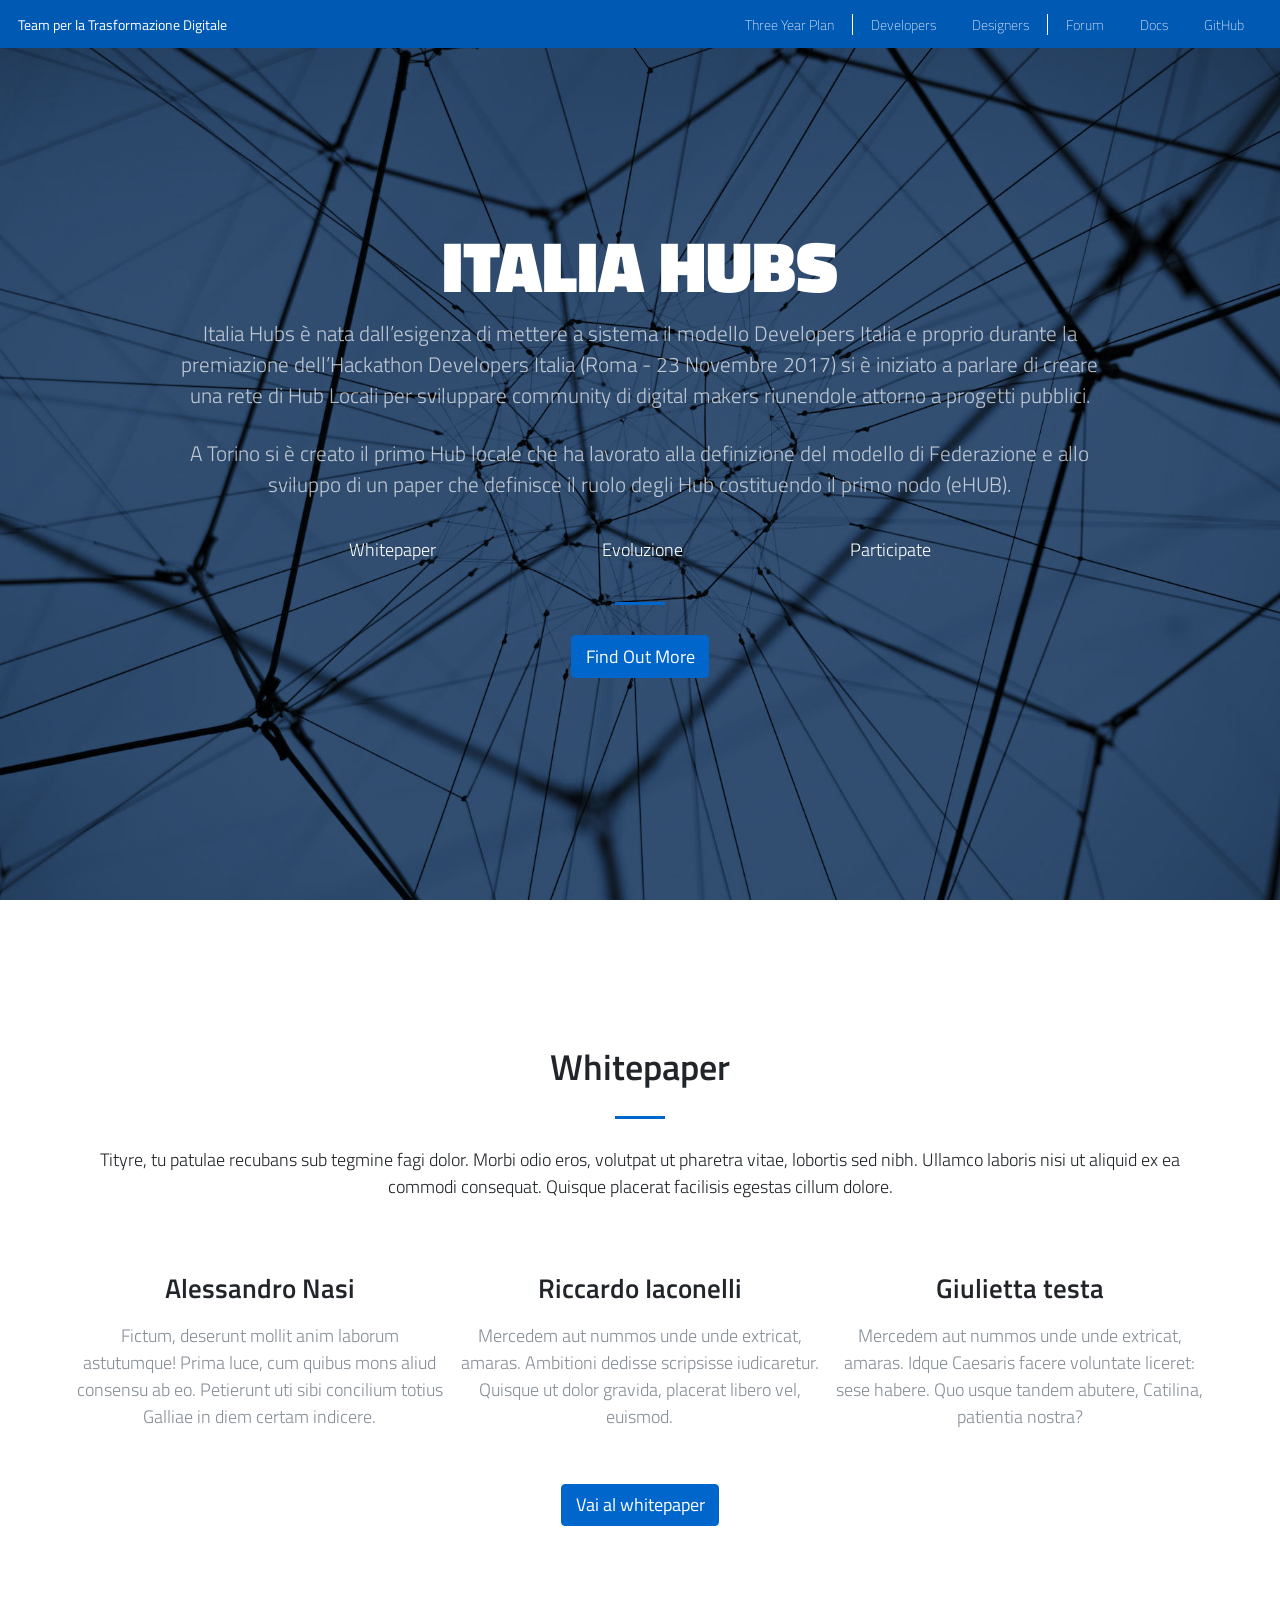
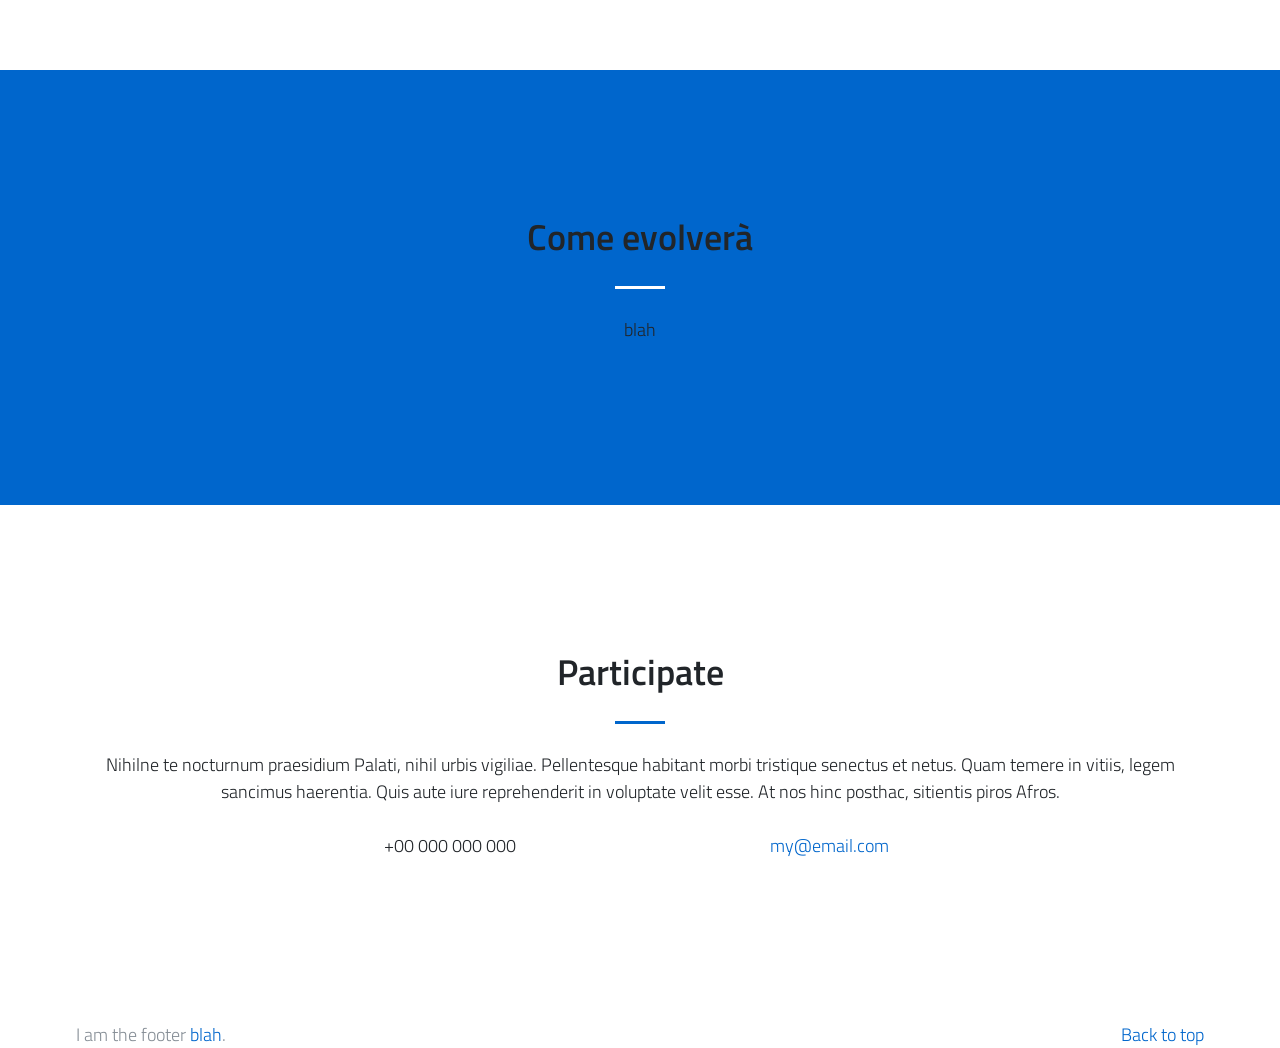
<file: index.html>
<!DOCTYPE html>
<html lang="en">

<head>

  <meta charset="utf-8">
<meta name="viewport" content="width=device-width, initial-scale=1, shrink-to-fit=no">
<meta name="description" content="">
<meta name="author" content="">
<meta name="robots" content="noindex">
<title>Italia Hubs</title>
<link rel="stylesheet" href="./css/bootstrap-italia/bootstrap-italia.min.css">
<link rel="stylesheet" href="./css/style.css">

</head>

<body id="page-top">

<nav id="topNav" class="navbar-institutional navbar navbar-expand-lg navbar-dark fixed-top">
  <button class="navbar-toggler" type="button" data-toggle="collapse" data-target="#navbarsExample05"
          aria-controls="navbarsExample05" aria-expanded="false" aria-label="Toggle navigation">
    <span class="navbar-toggler-icon"></span>
  </button>
  <a class="navbar-brand" href="#">Team <span class="d-none d-lg-inline">per la Trasformazione </span>Digitale</a>
  <div class="collapse navbar-collapse" id="navbarsExample05">
    <ul class="navbar-nav ml-auto">
      
      <li class="nav-item nav-item-w-divider">
        <a class="nav-link" target="_blank" href="http://pianotriennale-ict.readthedocs.io/en/latest/">Three Year Plan</a>
      </li>
      
      <li class="nav-item">
        <a class="nav-link" target="_blank" href="https://developers.italia.it/en">Developers</a>
      </li>
      
      <li class="nav-item nav-item-w-divider">
        <a class="nav-link" target="_blank" href="https://designers.italia.it/">Designers</a>
      </li>
      
      <li class="nav-item">
        <a class="nav-link" target="_blank" href="https://forum.italia.it/">Forum</a>
      </li>
      
      <li class="nav-item">
        <a class="nav-link" target="_blank" href="https://docs.developers.italia.it/">Docs</a>
      </li>
      
      <li class="nav-item">
        <a class="nav-link" target="_blank" href="https://github.com/italia/">GitHub</a>
      </li>
      
    </ul>
  </div>
</nav>

<header class="masthead text-center text-white d-flex">
  <div class="container my-auto">
    <div class="row">
      <div class="col-lg-10 mx-auto">
        <h1 class="text-uppercase">
          <strong>Italia hubs</strong>
        </h1>
        <p class="text-faded mb-4">Italia Hubs è nata dall’esigenza di mettere a sistema il modello Developers Italia e proprio durante la premiazione dell’Hackathon Developers Italia (Roma - 23 Novembre 2017) si è iniziato a parlare di creare una rete di Hub Locali per sviluppare community di digital makers riunendole attorno a progetti pubblici.</p> <p class="text-faded mb-4">A Torino si è creato il primo Hub locale che ha lavorato alla definizione del modello di Federazione e allo sviluppo di un paper che definisce il ruolo degli Hub costituendo il primo nodo (eHUB).</p>
      </div>
      <div class="col-lg-8 mx-auto">
        <ul class="nav nav-fill justify-content-center">
          
          <li class="nav-item">
            <a class="nav-link text-white js-scroll-trigger" href="#whitepaper">Whitepaper</a>
          </li>
          
          <li class="nav-item">
            <a class="nav-link text-white js-scroll-trigger" href="#evo">Evoluzione</a>
          </li>
          
          <li class="nav-item">
            <a class="nav-link text-white js-scroll-trigger" href="#participate">Participate</a>
          </li>
          
        </ul>
        <hr>
        <a class="btn btn-primary btn-xl js-scroll-trigger" href="#whitepaper">Find Out More</a>
      </div>
    </div>
  </div>
</header>

<section id="whitepaper">
  <div class="container">
    <div class="row">
      <div class="col-lg-12 text-center">
        <h2 class="section-heading">Whitepaper</h2>
        <hr class="my-4">
        <p>Tityre, tu patulae recubans sub tegmine fagi dolor. Morbi odio eros, volutpat ut pharetra vitae, lobortis sed nibh. Ullamco laboris nisi ut aliquid ex ea commodi consequat. Quisque placerat facilisis egestas cillum dolore.</p>
      </div>
    </div>
  </div>
  <div class="container">
    <div class="row">
      
      <div class="col-lg-4 col-md-4 text-center">
        <div class="service-box mt-5 mx-auto">
          <i class="fa fa-4x fa-diamond text-primary mb-3 sr-icons"></i>
          <h3 class="mb-3">Alessandro Nasi</h3>
          <p class="text-muted mb-0">Fictum, deserunt mollit anim laborum astutumque! Prima luce, cum quibus mons aliud consensu ab eo. Petierunt uti sibi concilium totius Galliae in diem certam indicere.</p>
        </div>
      </div>
      
      <div class="col-lg-4 col-md-4 text-center">
        <div class="service-box mt-5 mx-auto">
          <i class="fa fa-4x fa-diamond text-primary mb-3 sr-icons"></i>
          <h3 class="mb-3">Riccardo Iaconelli</h3>
          <p class="text-muted mb-0">Mercedem aut nummos unde unde extricat, amaras. Ambitioni dedisse scripsisse iudicaretur. Quisque ut dolor gravida, placerat libero vel, euismod.</p>
        </div>
      </div>
      
      <div class="col-lg-4 col-md-4 text-center">
        <div class="service-box mt-5 mx-auto">
          <i class="fa fa-4x fa-diamond text-primary mb-3 sr-icons"></i>
          <h3 class="mb-3">Giulietta testa</h3>
          <p class="text-muted mb-0">Mercedem aut nummos unde unde extricat, amaras. Idque Caesaris facere voluntate liceret: sese habere. Quo usque tandem abutere, Catilina, patientia nostra?</p>
        </div>
      </div>
      
    </div>
    <div class="row">
      <div class="col-lg-8 mx-auto text-center">
        <a class="btn btn-primary btn-xl mt-5 js-scroll-trigger" href="./whitepaper">Vai al whitepaper</a>
      </div>
    </div>
  </div>
</section>


<section class="bg-primary" id="evo">
  <div class="container">
    <div class="row">
      <div class="col-lg-12 text-center">
        <h2 class="section-heading">Come evolverà</h2>
        <hr class="light my-4">
        <p>blah</p>
      </div>
    </div>
  </div>
</section>

<section id="participate">
  <div class="container">
    <div class="row">
      <div class="col-lg-12 text-center">
        <h2 class="section-heading">Participate</h2>
        <hr class="my-4">
        <p class="mb-4">Nihilne te nocturnum praesidium Palati, nihil urbis vigiliae. Pellentesque habitant morbi tristique senectus et netus. Quam temere in vitiis, legem sancimus haerentia. Quis aute iure reprehenderit in voluptate velit esse. At nos hinc posthac, sitientis piros Afros.</p>
      </div>
    </div>
  </div>
  <div class="container">
    <div class="row">
      <div class="col-lg-4 ml-auto text-center">
        <p>+00 000 000 000</p>
      </div>
      <div class="col-lg-4 mr-auto text-center">
        <i class="fa fa-envelope-o fa-3x mb-3 sr-contact"></i>
        <p>
          <a href="mailto:my@email.com">my@email.com</a>
        </p>
      </div>
    </div>
  </div>
</section>

<footer class="text-muted">
  <div class="container">
    <p class="float-right">
      <a href="#">Back to top</a>
    </p>
    <p>I am the footer <a href="../../">blah</a>.</p>
  </div>
</footer>

<script src="./js/bootstrap-italia/bootstrap-italia.bundle.min.js"></script>
<script src="./js/jquery.easing.min.js"></script>
<script src="./js/main.js"></script>

</body>
</html>
</file>
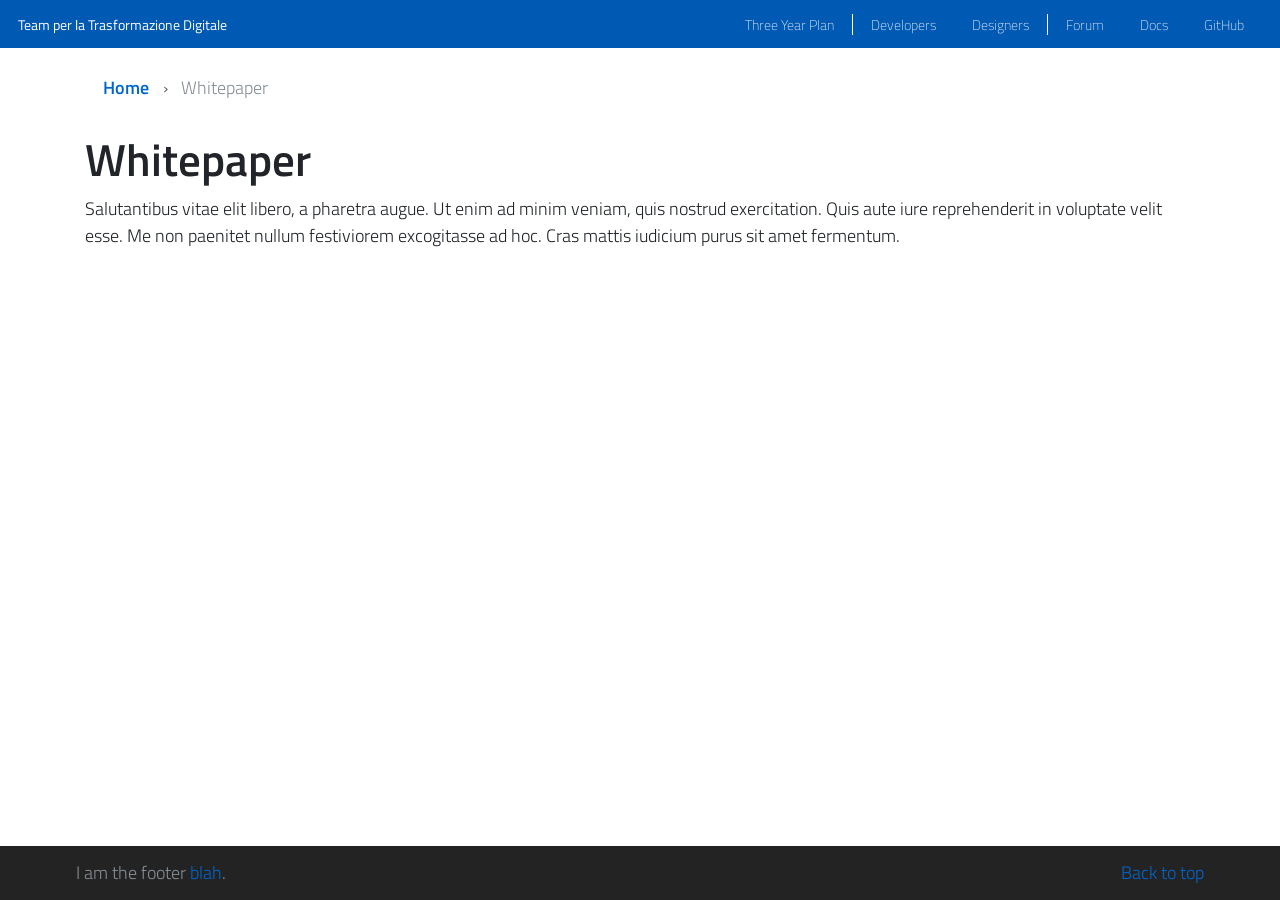
<file: whitepaper.html>
<!DOCTYPE html>
<html lang="en">

<head>

  <meta charset="utf-8">
<meta name="viewport" content="width=device-width, initial-scale=1, shrink-to-fit=no">
<meta name="description" content="">
<meta name="author" content="">
<meta name="robots" content="noindex">
<title>Italia Hubs</title>
<link rel="stylesheet" href="./css/bootstrap-italia/bootstrap-italia.min.css">
<link rel="stylesheet" href="./css/style.css">

  <style>
    /* Sticky footer styles
    -------------------------------------------------- */

    html {
      position: relative;
      min-height: 100%;
    }
    body {
      margin-bottom: 3em;
    }
    footer {
      position: absolute;
      bottom: 0;
      width: 100%;
      height: 3em;
      line-height: 3em;
      background-color: #232323;
    }
  </style>

</head>

<body id="page-top">

<nav id="topNav" class="navbar-institutional navbar navbar-expand-lg navbar-dark fixed-top">
  <button class="navbar-toggler" type="button" data-toggle="collapse" data-target="#navbarsExample05"
          aria-controls="navbarsExample05" aria-expanded="false" aria-label="Toggle navigation">
    <span class="navbar-toggler-icon"></span>
  </button>
  <a class="navbar-brand" href="#">Team <span class="d-none d-lg-inline">per la Trasformazione </span>Digitale</a>
  <div class="collapse navbar-collapse" id="navbarsExample05">
    <ul class="navbar-nav ml-auto">
      
      <li class="nav-item nav-item-w-divider">
        <a class="nav-link" target="_blank" href="http://pianotriennale-ict.readthedocs.io/en/latest/">Three Year Plan</a>
      </li>
      
      <li class="nav-item">
        <a class="nav-link" target="_blank" href="https://developers.italia.it/en">Developers</a>
      </li>
      
      <li class="nav-item nav-item-w-divider">
        <a class="nav-link" target="_blank" href="https://designers.italia.it/">Designers</a>
      </li>
      
      <li class="nav-item">
        <a class="nav-link" target="_blank" href="https://forum.italia.it/">Forum</a>
      </li>
      
      <li class="nav-item">
        <a class="nav-link" target="_blank" href="https://docs.developers.italia.it/">Docs</a>
      </li>
      
      <li class="nav-item">
        <a class="nav-link" target="_blank" href="https://github.com/italia/">GitHub</a>
      </li>
      
    </ul>
  </div>
</nav>

<main role="main" class="container" style="padding:60px 15px 0">
  <nav aria-label="breadcrumb">
    <ol class="breadcrumb">
      <li class="breadcrumb-item"><a href="./">Home</a></li>
      <li class="breadcrumb-item active" aria-current="page">Whitepaper</li>
    </ol>
  </nav>
  <h1>Whitepaper</h1>
  <p>
    Salutantibus vitae elit libero, a pharetra augue. Ut enim ad minim veniam, quis nostrud exercitation. Quis aute iure reprehenderit in voluptate velit esse. Me non paenitet nullum festiviorem excogitasse ad hoc. Cras mattis iudicium purus sit amet fermentum.
  </p>
</main>

<footer class="text-muted">
  <div class="container">
    <p class="float-right">
      <a href="#">Back to top</a>
    </p>
    <p>I am the footer <a href="../../">blah</a>.</p>
  </div>
</footer>

<script src="./js/bootstrap-italia/bootstrap-italia.bundle.min.js"></script>
<script src="./js/jquery.easing.min.js"></script>
<script src="./js/main.js"></script>

</body>
</html>
</file>
<file: css/style.css>
body,html{width:100%;height:100%}hr{max-width:50px;border-width:3px;border-color:#06C}hr.light{border-color:#fff}a{color:#06C;-webkit-transition:all 0.2s;-moz-transition:all 0.2s;transition:all 0.2s}a:hover{color:#0066cb}.bg-primary{background-color:#06C !important}.bg-dark{background-color:#212529 !important}.text-faded{color:rgba(255,255,255,0.7)}section{padding:8rem 0}.section-heading{margin-top:0}::-moz-selection{color:#fff;background:#212529;text-shadow:none}::selection{color:#fff;background:#212529;text-shadow:none}img::selection{color:#fff;background:transparent}img::-moz-selection{color:#fff;background:transparent}.service-box{max-width:400px}.navbar.navbar-institutional{background-color:#0059b3;padding:0.25rem 1rem}.navbar.navbar-institutional .navbar-brand{font-size:14px;font-weight:400}.navbar.navbar-institutional .navbar-nav .nav-link{color:#fff;font-size:14px;font-weight:200;padding:0 1rem}.navbar.navbar-institutional .navbar-nav .nav-item{padding:.5rem 0}.navbar.navbar-institutional .navbar-nav .nav-item:hover {box-shadow:0 0.25rem 0 0 #FFF}@media (min-width: 992px){.navbar.navbar-institutional .navbar-nav .nav-item.nav-item-w-divider .nav-link{border-right:1px solid #fff}}.navbar.navbar-institutional.navbar-shrink{opacity:.8;border-bottom:1px solid rgba(33,37,41,0.1);background-color:#fff}.navbar.navbar-institutional.navbar-shrink .navbar-brand{color:#06C}.navbar.navbar-institutional.navbar-shrink .navbar-brand:focus,.navbar.navbar-institutional.navbar-shrink .navbar-brand:hover{color:#0066cb}.navbar.navbar-institutional.navbar-shrink .navbar-nav>li.nav-item>a.nav-link,.navbar.navbar-institutional.navbar-shrink .navbar-nav>li.nav-item>a.nav-link:focus{color:#212529}.navbar.navbar-institutional.navbar-shrink .navbar-nav>li.nav-item>a.nav-link:hover,.navbar.navbar-institutional.navbar-shrink .navbar-nav>li.nav-item>a.nav-link:focus:hover{color:#06C}.navbar-main{font-size:16px}header.masthead{padding-top:10rem;padding-bottom:calc(10rem - 56px);background-image:url("../img/head-blue.jpg");background-position:center center;-webkit-background-size:cover;-moz-background-size:cover;-o-background-size:cover;background-size:cover}header.masthead hr{margin-top:30px;margin-bottom:30px}header.masthead h1{font-size:2rem}header.masthead p{font-weight:300}@media (min-width: 768px){header.masthead p{font-size:1.15rem}}@media (min-width: 992px){header.masthead{height:100vh;min-height:650px;padding-top:0;padding-bottom:0}header.masthead h1{font-size:3rem}}@media (min-width: 1200px){header.masthead h1{font-size:4rem}}
</file>
